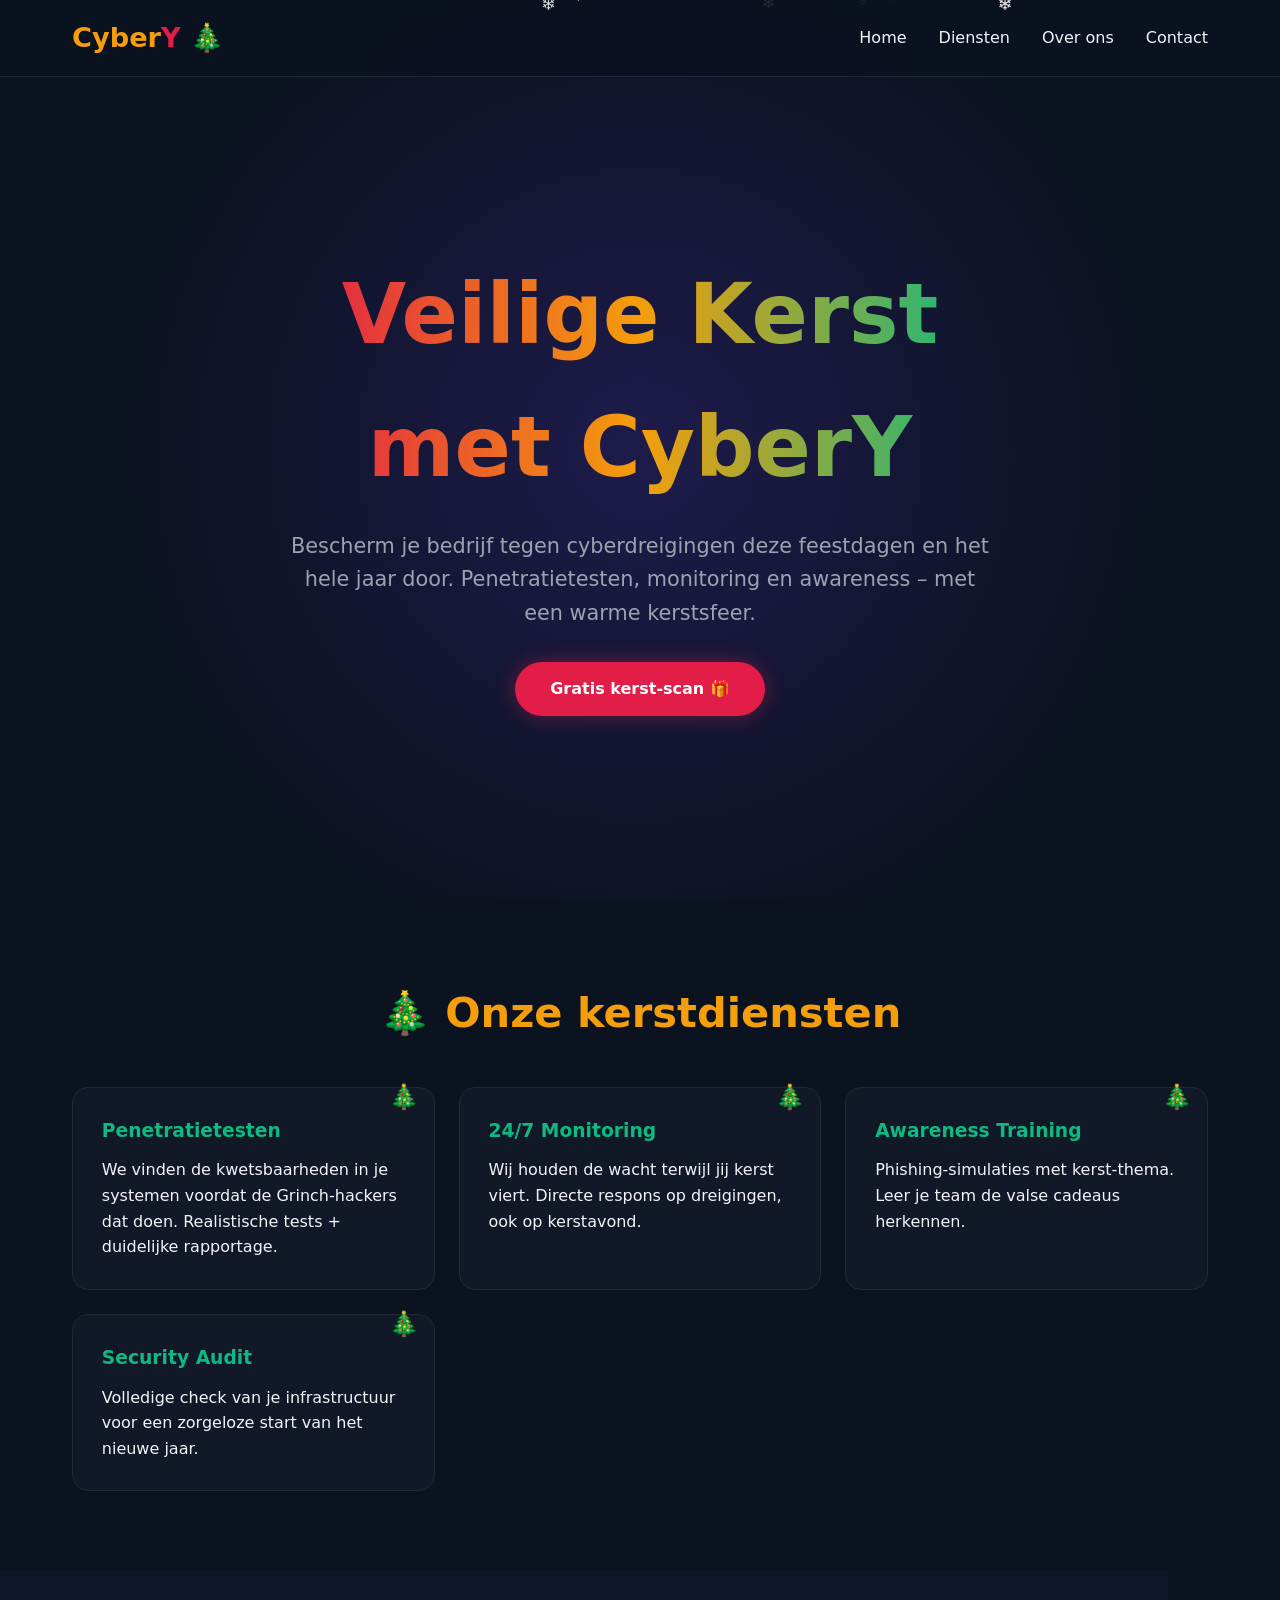
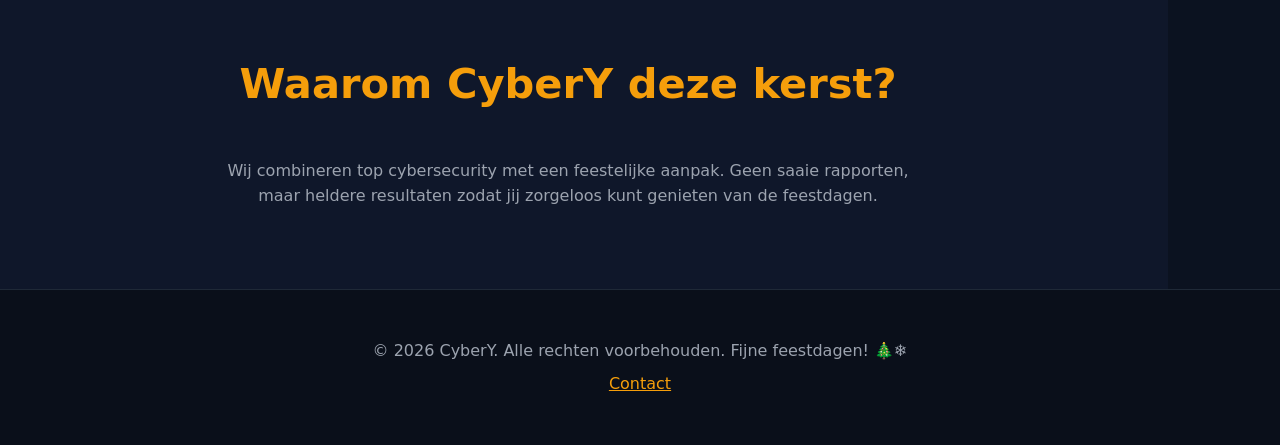
<file: index.html>
<!DOCTYPE html>
<html lang="nl">
<head>
  <meta charset="UTF-8" />
  <meta name="viewport" content="width=device-width, initial-scale=1.0" />
  <title>CyberY | Veilige Kerst & het hele jaar</title>
  <link rel="stylesheet" href="css/style.css" />
</head>
<body>
  <header>
    <nav>
      <div class="logo">Cyber<span>Y</span> 🎄</div>
      <div class="menu-toggle">☰</div>
      <ul class="nav-links">
        <li><a href="index.html">Home</a></li>
        <li><a href="#diensten">Diensten</a></li>
        <li><a href="#over">Over ons</a></li>
        <li><a href="contact.html">Contact</a></li>
      </ul>
    </nav>
  </header>

  <section class="hero">
    <div>
      <h1>Veilige Kerst<br>met CyberY</h1>
      <p>Bescherm je bedrijf tegen cyberdreigingen deze feestdagen en het hele jaar door. Penetratietesten, monitoring en awareness – met een warme kerstsfeer.</p>
      <a href="contact.html" class="btn">Gratis kerst-scan 🎁</a>
    </div>
  </section>

  <section id="diensten">
    <h2>🎄 Onze kerstdiensten</h2>
    <div class="grid">
      <div class="card">
        <h3>Penetratietesten</h3>
        <p>We vinden de kwetsbaarheden in je systemen voordat de Grinch-hackers dat doen. Realistische tests + duidelijke rapportage.</p>
      </div>
      <div class="card">
        <h3>24/7 Monitoring</h3>
        <p>Wij houden de wacht terwijl jij kerst viert. Directe respons op dreigingen, ook op kerstavond.</p>
      </div>
      <div class="card">
        <h3>Awareness Training</h3>
        <p>Phishing-simulaties met kerst-thema. Leer je team de valse cadeaus herkennen.</p>
      </div>
      <div class="card">
        <h3>Security Audit</h3>
        <p>Volledige check van je infrastructuur voor een zorgeloze start van het nieuwe jaar.</p>
      </div>
    </div>
  </section>

  <section id="over" style="background:#0f172a; margin: 0 -2rem; padding: 5rem 2rem;">
    <h2>Waarom CyberY deze kerst?</h2>
    <p style="text-align:center; max-width:700px; margin:0 auto; color:var(--muted);">
      Wij combineren top cybersecurity met een feestelijke aanpak. Geen saaie rapporten, maar heldere resultaten zodat jij zorgeloos kunt genieten van de feestdagen.
    </p>
  </section>

  <footer>
    <p>&copy; 2026 CyberY. Alle rechten voorbehouden. Fijne feestdagen! 🎄❄️</p>
    <p style="margin-top:0.5rem;"><a href="contact.html" style="color:var(--gold);">Contact</a></p>
  </footer>

  <script src="js/script.js"></script>
</body>
</html>
</file>
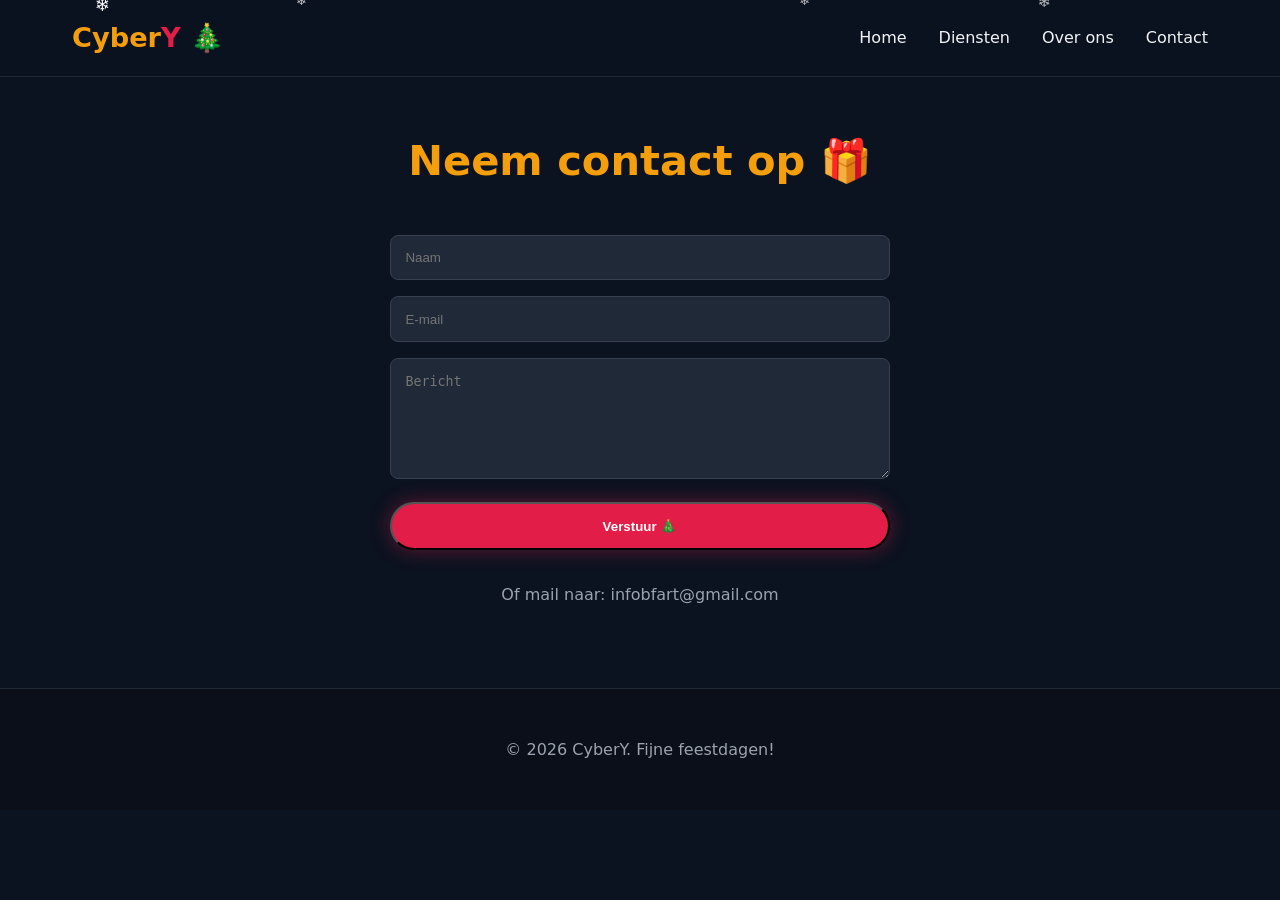
<file: contact.html>
<!DOCTYPE html>
<html lang="nl">
<head>
  <meta charset="UTF-8" />
  <meta name="viewport" content="width=device-width, initial-scale=1.0" />
  <title>Contact | CyberY</title>
  <link rel="stylesheet" href="css/style.css" />
</head>
<body>
  <header>
    <nav>
      <div class="logo">Cyber<span>Y</span> 🎄</div>
      <div class="menu-toggle">☰</div>
      <ul class="nav-links">
        <li><a href="index.html">Home</a></li>
        <li><a href="index.html#diensten">Diensten</a></li>
        <li><a href="index.html#over">Over ons</a></li>
        <li><a href="contact.html">Contact</a></li>
      </ul>
    </nav>
  </header>

  <section style="padding-top: 8rem;">
    <h2>Neem contact op 🎁</h2>
    <form name="contact" method="POST" data-netlify="true" netlify-honeypot="bot-field" style="max-width:500px; margin:0 auto;">
      <input type="hidden" name="form-name" value="contact" />
      <p style="display:none;"><label>Don't fill this out: <input name="bot-field" /></label></p>

      <input type="text" name="naam" placeholder="Naam" required style="width:100%; padding:0.9rem; margin-bottom:1rem; background:#1f2937; border:1px solid #374151; border-radius:0.5rem; color:white;" />
      <input type="email" name="email" placeholder="E-mail" required style="width:100%; padding:0.9rem; margin-bottom:1rem; background:#1f2937; border:1px solid #374151; border-radius:0.5rem; color:white;" />
      <textarea name="bericht" placeholder="Bericht" rows="6" required style="width:100%; padding:0.9rem; margin-bottom:1rem; background:#1f2937; border:1px solid #374151; border-radius:0.5rem; color:white;"></textarea>
      <button type="submit" class="btn" style="width:100%;">Verstuur 🎄</button>
    </form>
    <p style="text-align:center; margin-top:2rem; color:var(--muted);">Of mail naar: infobfart@gmail.com</p>
  </section>

  <footer>
    <p>&copy; 2026 CyberY. Fijne feestdagen!</p>
  </footer>
  <script src="js/script.js"></script>
</body>
</html>
</file>
<file: css/style.css>
:root {
  --bg: #0b1220;
  --card: #111827;
  --red: #e11d48;
  --green: #10b981;
  --gold: #f59e0b;
  --text: #f3f4f6;
  --muted: #9ca3af;
  --border: #1f2937;
}

* { margin: 0; padding: 0; box-sizing: border-box; }
html { scroll-behavior: smooth; }
body {
  font-family: system-ui, -apple-system, BlinkMacSystemFont, "Segoe UI", sans-serif;
  background: var(--bg);
  color: var(--text);
  line-height: 1.6;
  overflow-x: hidden;
}

/* Sneeuw effect */
.snowflake {
  position: fixed;
  top: -10px;
  color: #fff;
  font-size: 1rem;
  opacity: 0.8;
  pointer-events: none;
  z-index: 9999;
  animation: fall linear infinite;
}
@keyframes fall {
  to { transform: translateY(100vh) rotate(360deg); }
}

header {
  position: fixed; top: 0; width: 100%; z-index: 1000;
  background: rgba(11, 18, 32, 0.92);
  backdrop-filter: blur(12px);
  border-bottom: 1px solid var(--border);
}
nav {
  max-width: 1200px; margin: 0 auto;
  display: flex; justify-content: space-between; align-items: center;
  padding: 1rem 2rem;
}
.logo { font-size: 1.7rem; font-weight: 700; color: var(--gold); }
.logo span { color: var(--red); }
.nav-links { display: flex; gap: 2rem; list-style: none; }
.nav-links a { color: var(--text); text-decoration: none; }
.nav-links a:hover { color: var(--gold); }
.menu-toggle { display: none; font-size: 1.8rem; cursor: pointer; color: var(--gold); }

.hero {
  min-height: 100vh; display: flex; align-items: center; justify-content: center;
  text-align: center; padding: 8rem 2rem 4rem;
  background: radial-gradient(circle at center, #1e1b4b 0%, var(--bg) 70%);
  position: relative;
}
.hero h1 {
  font-size: clamp(2.8rem, 7vw, 5.2rem); margin-bottom: 1rem;
  background: linear-gradient(90deg, var(--red), var(--gold), var(--green));
  -webkit-background-clip: text; -webkit-text-fill-color: transparent;
}
.hero p { font-size: 1.3rem; color: var(--muted); max-width: 700px; margin: 0 auto 2rem; }
.btn {
  display: inline-block; padding: 0.9rem 2.2rem;
  background: var(--red); color: white; font-weight: 700;
  border-radius: 999px; text-decoration: none; transition: 0.2s;
  box-shadow: 0 0 20px rgba(225, 29, 72, 0.4);
}
.btn:hover { transform: translateY(-3px); background: #be123c; }

section { padding: 5rem 2rem; max-width: 1200px; margin: 0 auto; }
h2 { font-size: 2.6rem; margin-bottom: 2.5rem; text-align: center; color: var(--gold); }
.grid { display: grid; grid-template-columns: repeat(auto-fit, minmax(280px, 1fr)); gap: 1.5rem; }
.card {
  background: var(--card); border: 1px solid var(--border);
  border-radius: 1rem; padding: 1.8rem; transition: 0.3s;
  position: relative;
}
.card:hover { border-color: var(--gold); transform: translateY(-6px); box-shadow: 0 10px 30px rgba(245, 158, 11, 0.2); }
.card h3 { color: var(--green); margin-bottom: 0.7rem; }
.card::before {
  content: "🎄";
  position: absolute; top: -10px; right: 15px; font-size: 1.5rem;
}

footer {
  text-align: center; padding: 3rem 1rem;
  border-top: 1px solid var(--border); color: var(--muted);
  background: #0a0f1a;
}

@media (max-width: 768px) {
  .nav-links {
    display: none; position: absolute; top: 100%; left: 0; right: 0;
    background: var(--bg); flex-direction: column; padding: 1.5rem;
    border-bottom: 1px solid var(--border);
  }
  .nav-links.active { display: flex; }
  .menu-toggle { display: block; }
}
</file>
